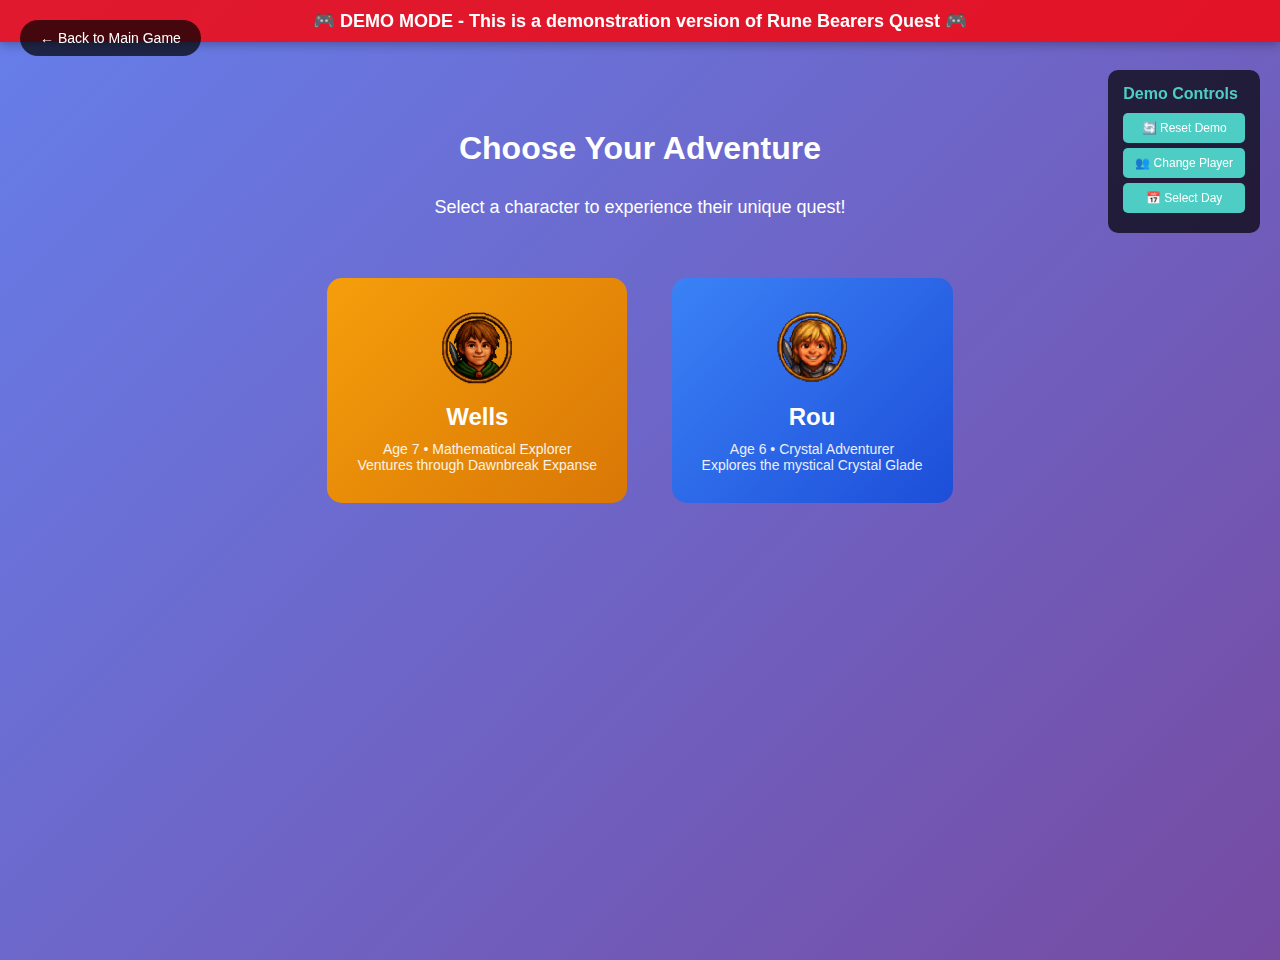
<file: demo.html>
<!DOCTYPE html>
<html lang="en">
<head>
    <meta charset="UTF-8">
    <meta name="viewport" content="width=device-width, initial-scale=1.0">
    <title>Rune Bearers Quest - DEMO</title>
    <style>
        body {
            margin: 0;
            padding: 0;
            font-family: 'Segoe UI', Tahoma, Geneva, Verdana, sans-serif;
            background: linear-gradient(135deg, #667eea 0%, #764ba2 100%);
            color: white;
            overflow-x: hidden;
            min-height: 100vh;
        }

        .demo-header {
            position: fixed;
            top: 0;
            left: 0;
            right: 0;
            background: rgba(255, 0, 0, 0.8);
            color: white;
            text-align: center;
            padding: 10px;
            font-weight: bold;
            font-size: 18px;
            z-index: 1000;
            box-shadow: 0 2px 10px rgba(0,0,0,0.3);
        }

        .main-content {
            margin-top: 60px;
            padding: 20px;
        }

        .demo-controls {
            position: fixed;
            top: 70px;
            right: 20px;
            background: rgba(0,0,0,0.7);
            padding: 15px;
            border-radius: 10px;
            z-index: 999;
        }

        .demo-controls h3 {
            margin: 0 0 10px 0;
            color: #4ecdc4;
            font-size: 16px;
        }

        .demo-btn {
            display: block;
            width: 100%;
            margin: 5px 0;
            padding: 8px 12px;
            background: #4ecdc4;
            color: white;
            border: none;
            border-radius: 5px;
            cursor: pointer;
            font-size: 12px;
            transition: background 0.3s;
        }

        .demo-btn:hover {
            background: #3bb5a8;
        }

        .demo-btn.active {
            background: #f39c12;
        }

        .player-selection {
            text-align: center;
            margin: 50px 0;
        }

        .player-card {
            display: inline-block;
            margin: 20px;
            padding: 30px;
            background: rgba(255,255,255,0.1);
            border-radius: 15px;
            cursor: pointer;
            transition: transform 0.3s, box-shadow 0.3s;
            min-width: 200px;
        }

        .player-card:hover {
            transform: translateY(-5px);
            box-shadow: 0 10px 25px rgba(0,0,0,0.3);
        }

        .player-card.wells {
            background: linear-gradient(135deg, #f59e0b, #d97706);
        }

        .player-card.rou {
            background: linear-gradient(135deg, #3b82f6, #1d4ed8);
        }

        .player-avatar {
            width: 80px;
            height: 80px;
            border-radius: 50%;
            margin: 0 auto 15px;
            background-size: cover;
            background-position: center;
        }

        .player-name {
            font-size: 24px;
            font-weight: bold;
            margin-bottom: 10px;
        }

        .player-description {
            font-size: 14px;
            opacity: 0.9;
        }

        /* Copy all the modal and game styles from the main game */
        .modal {
            display: none;
            position: fixed;
            z-index: 1000;
            left: 0;
            top: 0;
            width: 100%;
            height: 100%;
            background-color: rgba(0,0,0,0.8);
            backdrop-filter: blur(5px);
        }

        .room-interface {
            display: none;
            padding: 20px;
            max-width: 1200px;
            margin: 0 auto;
        }

        .room-header {
            text-align: center;
            margin-bottom: 30px;
            padding: 20px;
            background: rgba(255,255,255,0.1);
            border-radius: 15px;
            backdrop-filter: blur(10px);
        }

        .room-icon {
            font-size: 48px;
            margin-bottom: 10px;
        }

        .room-name {
            font-size: 28px;
            font-weight: bold;
            margin-bottom: 5px;
        }

        .room-subtitle {
            font-size: 18px;
            opacity: 0.8;
        }

        .room-content {
            display: grid;
            grid-template-columns: 1fr 1fr;
            gap: 30px;
            margin-bottom: 30px;
        }

        .room-artwork {
            text-align: center;
        }

        .room-artwork img {
            max-width: 100%;
            border-radius: 10px;
            box-shadow: 0 8px 25px rgba(0,0,0,0.3);
        }

        .room-story {
            background: rgba(255,255,255,0.1);
            padding: 25px;
            border-radius: 15px;
            backdrop-filter: blur(10px);
        }

        .story-text {
            font-size: 16px;
            line-height: 1.6;
            margin-bottom: 20px;
        }

        .challenge-buttons {
            display: flex;
            gap: 15px;
            justify-content: center;
            flex-wrap: wrap;
        }

        .challenge-btn {
            padding: 15px 25px;
            border: none;
            border-radius: 10px;
            font-size: 16px;
            font-weight: bold;
            cursor: pointer;
            transition: all 0.3s;
            text-decoration: none;
            display: inline-block;
        }

        .math-challenge-btn {
            background: linear-gradient(135deg, #4ecdc4, #44a08d);
            color: white;
        }

        .irl-challenge-btn {
            background: linear-gradient(135deg, #667eea, #764ba2);
            color: white;
        }

        .challenge-btn:hover {
            transform: translateY(-2px);
            box-shadow: 0 5px 15px rgba(0,0,0,0.3);
        }

        /* Wells theme */
        .wells-theme {
            background: linear-gradient(135deg, #f59e0b, #d97706);
        }

        /* Rou theme */
        .rou-theme {
            background: linear-gradient(135deg, #3b82f6, #1d4ed8);
        }



        .back-btn {
            position: fixed;
            top: 20px;
            left: 20px;
            padding: 10px 20px;
            background: rgba(0,0,0,0.7);
            color: white;
            border: none;
            border-radius: 25px;
            cursor: pointer;
            font-size: 14px;
            z-index: 1001;
        }

        .back-btn:hover {
            background: rgba(0,0,0,0.9);
        }

        @media (max-width: 768px) {
            .room-content {
                grid-template-columns: 1fr;
            }
            
            .demo-controls {
                position: relative;
                top: auto;
                right: auto;
                margin: 20px auto;
                max-width: 300px;
            }
        }
    </style>
</head>
<body>
    <div class="demo-header">
        🎮 DEMO MODE - This is a demonstration version of Rune Bearers Quest 🎮
    </div>

    <button class="back-btn" onclick="window.location.href='index.html'">← Back to Main Game</button>

    <div class="demo-controls">
        <h3>Demo Controls</h3>
        <button class="demo-btn" onclick="resetDemo()">🔄 Reset Demo</button>
        <button class="demo-btn" onclick="showPlayerSelection()">👥 Change Player</button>
        <button class="demo-btn" onclick="toggleDaySelection()">📅 Select Day</button>
        <div id="dayButtons" style="display: none; margin-top: 10px;">
            <button class="demo-btn" onclick="jumpToDay(1)">Day 1</button>
            <button class="demo-btn" onclick="jumpToDay(2)">Day 2</button>
            <button class="demo-btn" onclick="jumpToDay(3)">Day 3</button>
            <button class="demo-btn" onclick="jumpToDay(4)">Day 4</button>
        </div>
    </div>

    <div class="main-content">
        <!-- Player Selection Screen -->
        <div id="playerSelection" class="player-selection">
            <h1 style="text-align: center; margin-bottom: 30px;">Choose Your Adventure</h1>
            <p style="text-align: center; font-size: 18px; margin-bottom: 40px;">Select a character to experience their unique quest!</p>
            
            <div class="player-card wells" onclick="selectPlayer('wells')">
                <div class="player-avatar" style="background-image: url('assets/avatars/wells_avatar.png');"></div>
                <div class="player-name">Wells</div>
                <div class="player-description">Age 7 • Mathematical Explorer<br>Ventures through Dawnbreak Expanse</div>
            </div>

            <div class="player-card rou" onclick="selectPlayer('rou')">
                <div class="player-avatar" style="background-image: url('assets/avatars/rou_avatar.png');"></div>
                <div class="player-name">Rou</div>
                <div class="player-description">Age 6 • Crystal Adventurer<br>Explores the mystical Crystal Glade</div>
            </div>
        </div>

        <!-- Room Interface -->
        <div id="roomInterface" class="room-interface">
            <div class="room-header" id="roomHeader">
                <div class="room-icon" id="roomIcon">🏛️</div>
                <div class="room-name" id="roomName">Ancient Chamber</div>
                <div class="room-subtitle" id="roomSubtitle">Mystical Realm</div>
            </div>

            <div class="room-content">
                <div class="room-artwork">
                    <img id="roomArtwork" src="assets/rooms/DawnbreakExpanse/DawnbreakExpanse_LockedDoor_20250601_day01.png" alt="Room Artwork">
                </div>

                <div class="room-story">
                    <div class="story-text" id="storyText">
                        Welcome to the mystical realm...
                    </div>

                    <div class="challenge-buttons">
                        <button class="challenge-btn math-challenge-btn" onclick="showMathDemo()">
                            🧮 Math Challenge
                        </button>
                        <button class="challenge-btn irl-challenge-btn" id="irlChallengeBtn" onclick="showIRLDemo()" style="display: none;">
                            🎯 IRL Challenge
                        </button>
                    </div>
                </div>
            </div>
        </div>
    </div>



    <!-- Demo Modal -->
    <div id="demoModal" class="modal">
        <div class="modal-content">
            <h2 id="modalTitle">Demo Feature</h2>
            <p id="modalContent">This demonstrates a game feature...</p>
            <button onclick="closeModal()">Continue</button>
            <button onclick="showPlayerSelection()">Back to Selection</button>
        </div>
    </div>

    <script>
        // Demo-specific variables
        let currentDemoPlayer = null;
        let currentDemoDay = 1;

        // Simplified game content for demo
        const demoContent = {
            wells: {
                1: {
                    realm: 'Dawnbreak Expanse',
                    room: 'Ancient Pillar Chamber',
                    icon: '🏛️',
                    artwork: 'assets/rooms/DawnbreakExpanse/DawnbreakExpanse_LockedDoor_20250601_day01.png',
                    story: 'You and your loyal husky companion Flint discover an ancient chamber filled with mysterious pillars. Each pillar glows with different mathematical symbols, and you must solve their riddles to unlock the secrets within.',
                    hasIRL: false
                },
                2: {
                    realm: 'Dawnbreak Expanse',
                    room: 'Crystal Lock Mechanism',
                    icon: '🔍',
                    artwork: 'assets/rooms/DawnbreakExpanse/DawnbreakExpanse_LockedDoor_20250601_day01.png',
                    story: 'Flint discovers a massive crystal lock with four numbered slots. Each slot requires precise calculations to unlock the ancient door.',
                    hasIRL: true
                },
                3: {
                    realm: 'Dawnbreak Expanse',
                    room: 'Prism Reflection Puzzle',
                    icon: '💎',
                    artwork: 'assets/rooms/DawnbreakExpanse/DawnbreakExpanse_LockedDoor_20250601_day01.png',
                    story: 'You enter a chamber filled with magical prisms and mirrors. Light bounces between crystal formations, creating a complex puzzle that requires mathematical precision to solve.',
                    hasIRL: false
                },
                4: {
                    realm: 'Dawnbreak Expanse',
                    room: 'Artisan\'s Sunforge',
                    icon: '🔥',
                    artwork: 'assets/rooms/DawnbreakExpanse/wells-day-4-art.jpg',
                    story: 'You and your husky Flint step into the blazing Artisan\'s Sunforge. Molten rivers hiss through dark channels, and four gate levers are frozen fast. Each lever bears a riddle—solve them, inscribe the right value, and the Sun-steel will flow free.',
                    hasIRL: false
                }
            },
            rou: {
                1: {
                    realm: 'Crystal Glade',
                    room: 'Frozen Waterfall Cavern',
                    icon: '❄️',
                    artwork: 'assets/rooms/DawnbreakExpanse/DawnbreakExpanse_LockedDoor_20250601_day01.png',
                    story: 'You and your husky companion Ferrin discover a magical frozen waterfall that sparkles with ice crystals. The cavern echoes with mysterious sounds, and you must solve icy puzzles to proceed.',
                    hasIRL: false
                },
                2: {
                    realm: 'Crystal Glade',
                    room: 'Enchanted Music Grove',
                    icon: '🌸',
                    artwork: 'assets/rooms/DawnbreakExpanse/DawnbreakExpanse_LockedDoor_20250601_day01.png',
                    story: 'Ferrin leads you to a magical grove where crystal flowers chime like bells in the breeze. Ancient drums wait to be played in perfect mathematical harmony.',
                    hasIRL: true
                },
                3: {
                    realm: 'Crystal Glade',
                    room: 'Starlight Bridge Crossing',
                    icon: '🌟',
                    artwork: 'assets/rooms/DawnbreakExpanse/DawnbreakExpanse_LockedDoor_20250601_day01.png',
                    story: 'You and Ferrin approach a magnificent bridge made of crystallized starlight. The bridge responds to mathematical precision, glowing brighter with each correct calculation.',
                    hasIRL: false
                },
                4: {
                    realm: 'Crystal Glade',
                    room: 'Glacial Rune Chamber Bridge Challenge',
                    icon: '❄️',
                    artwork: 'assets/rooms/CrystalGlade/rou-day-4-art.png',
                    story: 'You and Ferrin step into the Glacial Rune Chamber. Ice walls gleam all around you. Across a frozen chasm, you see a wise old ice wizard trapped by three broken bridges. You must help rebuild the bridges using mathematical precision and physical building skills.',
                    hasIRL: true
                }
            }
        };

        // Demo functions
        function showPlayerSelection() {
            document.getElementById('playerSelection').style.display = 'block';
            document.getElementById('roomInterface').style.display = 'none';
            currentDemoPlayer = null;
        }

        function selectPlayer(player) {
            currentDemoPlayer = player;
            currentDemoDay = 1;
            currentDemoQuestion = 1;
            
            document.getElementById('playerSelection').style.display = 'none';
            loadDemoRoom(player, currentDemoDay);
        }

        function toggleDaySelection() {
            const dayButtons = document.getElementById('dayButtons');
            dayButtons.style.display = dayButtons.style.display === 'none' ? 'block' : 'none';
        }

        function jumpToDay(day) {
            if (!currentDemoPlayer) {
                alert('Please select a player first!');
                return;
            }
            currentDemoDay = day;
            currentDemoQuestion = 1;
            loadDemoRoom(currentDemoPlayer, day);
            document.getElementById('dayButtons').style.display = 'none';
        }

        function loadDemoRoom(player, day) {
            const content = demoGameContent[player][`day${day}`];
            if (!content) return;

            // Update room display
            document.getElementById('roomIcon').textContent = content.icon;
            document.getElementById('roomName').textContent = content.realm;
            document.getElementById('roomSubtitle').textContent = content.room;
            document.getElementById('roomArtwork').src = content.artwork;
            document.getElementById('storyText').textContent = content.story;

            // Update IRL challenge button visibility
            const irlBtn = document.getElementById('irlChallengeBtn');
            if (content.hasIRL) {
                irlBtn.style.display = 'inline-block';
            } else {
                irlBtn.style.display = 'none';
            }

            // Apply theme
            const roomHeader = document.getElementById('roomHeader');
            roomHeader.className = `room-header ${player}-theme`;

            document.getElementById('roomInterface').style.display = 'block';
        }

        function showMathDemo() {
            showModal(
                '🧮 Math Challenge Demo',
                `This would show interactive math problems for ${currentDemoPlayer} Day ${currentDemoDay}. In the real game, players solve problems like counting, addition, multiplication, and division through engaging story scenarios. Each correct answer advances the quest and unlocks new areas!`
            );
        }

        function showIRLDemo() {
            let activity = '';
            if (currentDemoPlayer === 'wells' && currentDemoDay === 2) {
                activity = 'piano playing';
            } else if (currentDemoPlayer === 'rou' && currentDemoDay === 2) {
                activity = 'drum playing';
            } else if (currentDemoPlayer === 'rou' && currentDemoDay === 4) {
                activity = 'bridge building with blocks';
            } else {
                activity = 'hands-on activities';
            }

            showModal(
                '🎯 IRL Challenge Demo',
                `This would show an interactive real-world challenge involving ${activity}! Players complete physical tasks that connect to their digital quest, making learning active and engaging. The game guides them through step-by-step instructions.`
            );
        }

        function showModal(title, content) {
            document.getElementById('modalTitle').textContent = title;
            document.getElementById('modalContent').textContent = content;
            document.getElementById('demoModal').style.display = 'block';
        }

        function closeModal() {
            document.getElementById('demoModal').style.display = 'none';
        }

        function showCorrectAnswer() {
            const content = demoGameContent[currentDemoPlayer][`day${currentDemoDay}`];
            const mission = content.mathChallenge.missions[currentDemoQuestion - 1];
            
            document.getElementById('mathQuestionModal').style.display = 'none';
            
            showSuccessModal(
                '✨',
                'Correct!',
                mission.demoAnswer,
                () => {
                    // Move to next question or complete
                    const totalMissions = content.mathChallenge.missions.length;
                    if (currentDemoQuestion < totalMissions) {
                        currentDemoQuestion++;
                        setTimeout(() => startMathChallenge(), 500);
                    } else {
                        setTimeout(() => {
                            showSuccessModal(
                                '🎉',
                                'Day Complete!',
                                `Congratulations! You've completed Day ${currentDemoDay} for ${currentDemoPlayer}!`,
                                () => {
                                    showPlayerSelection();
                                }
                            );
                        }, 500);
                    }
                }
            );
        }



        function showSuccessModal(icon, title, message, onContinue) {
            document.getElementById('successIcon').textContent = icon;
            document.getElementById('successTitle').textContent = title;
            document.getElementById('successMessage').textContent = message;
            
            const continueBtn = document.getElementById('successContinueBtn');
            continueBtn.onclick = () => {
                closeSuccessModal();
                if (onContinue) onContinue();
            };
            
            document.getElementById('successModal').style.display = 'block';
        }

        function closeSuccessModal() {
            document.getElementById('successModal').style.display = 'none';
        }

        function resetDemo() {
            currentDemoPlayer = null;
            currentDemoDay = 1;
            currentDemoQuestion = 1;
            showPlayerSelection();
            document.getElementById('dayButtons').style.display = 'none';
        }

        // Initialize demo
        window.addEventListener('load', function() {
            showPlayerSelection();
        });

        // Close modals when clicking outside
        window.addEventListener('click', function(event) {
            if (event.target.classList.contains('modal') || 
                event.target.classList.contains('success-modal') ||
                event.target.classList.contains('math-question-modal')) {
                event.target.style.display = 'none';
            }
        });
    </script>
</body>
</html>
</file>
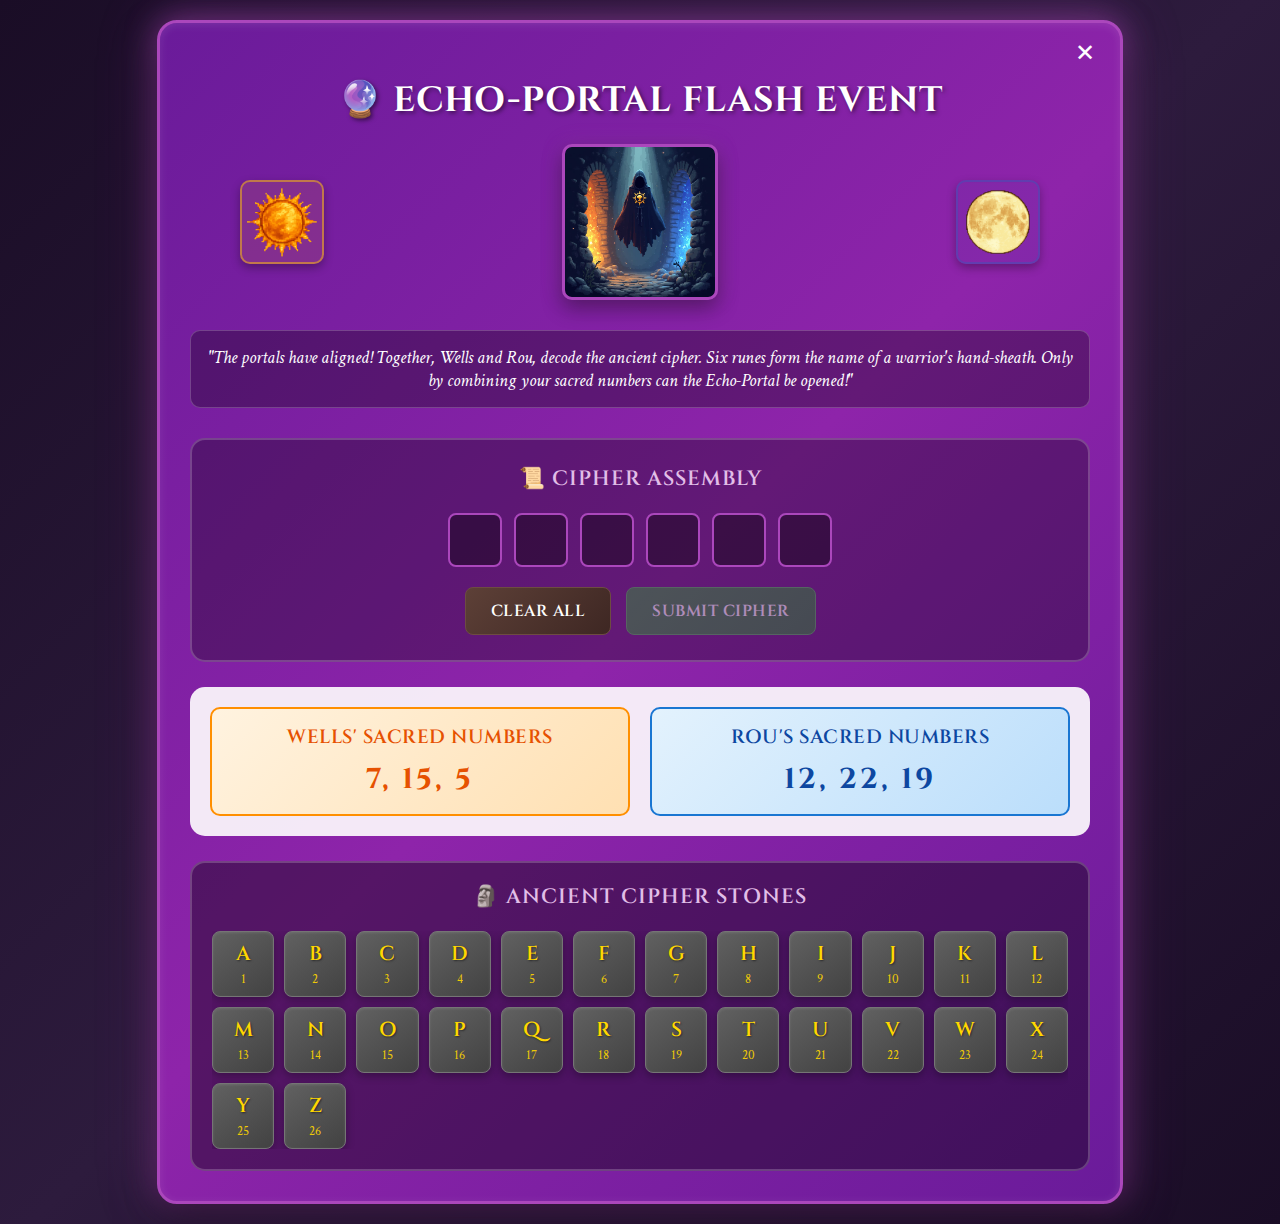
<file: echo-portal-flash-event.html>
<!DOCTYPE html>
<html lang="en">
<head>
    <meta charset="UTF-8">
    <meta name="viewport" content="width=device-width, initial-scale=1.0">
    <title>Echo-Portal Flash Event</title>
    <style>
        @import url('https://fonts.googleapis.com/css2?family=Cinzel:wght@400;500;600;700&family=Crimson+Text:ital,wght@0,400;0,600;1,400&display=swap');

        body {
            font-family: 'Crimson Text', 'Times New Roman', serif;
            background: linear-gradient(135deg, #1a0d26 0%, #2d1b3d 50%, #1a0d26 100%);
            margin: 0;
            padding: 20px;
            min-height: 100vh;
            display: flex;
            align-items: center;
            justify-content: center;
        }
        
        .challenge-modal {
            background: linear-gradient(135deg, #6a1b9a 0%, #8e24aa 50%, #6a1b9a 100%);
            border-radius: 20px;
            padding: 30px;
            width: 90%;
            max-width: 900px;
            border: 3px solid #ab47bc;
            box-shadow: 
                0 20px 40px rgba(0,0,0,0.5),
                inset 0 2px 10px rgba(255,255,255,0.1),
                0 0 30px rgba(171, 71, 188, 0.6),
                0 0 60px rgba(171, 71, 188, 0.3);
            position: relative;
        }

        .close-btn {
            position: absolute;
            top: 15px;
            right: 20px;
            background: none;
            border: none;
            color: white;
            font-size: 1.5em;
            cursor: pointer;
            width: 30px;
            height: 30px;
            display: flex;
            align-items: center;
            justify-content: center;
            border-radius: 50%;
            transition: background 0.3s ease;
        }

        .close-btn:hover {
            background: rgba(255,255,255,0.1);
        }

        .modal-title {
            text-align: center;
            color: white;
            font-size: 2.2em;
            margin-bottom: 20px;
            font-weight: 700;
            text-shadow: 2px 2px 4px rgba(0,0,0,0.5);
            font-family: 'Cinzel', serif;
            letter-spacing: 1px;
            text-transform: uppercase;
        }

        .portals-section {
            display: flex;
            justify-content: space-between;
            align-items: center;
            margin-bottom: 30px;
            padding: 0 50px;
        }

        .icon-placeholder {
            width: 80px;
            height: 80px;
            border-radius: 10px;
            border: 2px solid rgba(255,255,255,0.3);
            background: rgba(0,0,0,0.2);
            display: flex;
            align-items: center;
            justify-content: center;
            color: rgba(255,255,255,0.5);
            font-size: 0.8em;
            text-align: center;
            font-style: italic;
            box-shadow: 0 4px 10px rgba(0,0,0,0.3);
            overflow: hidden;
        }

        .icon-placeholder img {
            width: 100%;
            height: 100%;
            object-fit: cover;
            border-radius: 8px;
        }

        .sun-icon {
            border-color: rgba(255, 193, 7, 0.5);
            background: rgba(255, 193, 7, 0.1);
            color: rgba(255, 193, 7, 0.7);
        }

        .moon-icon {
            border-color: rgba(63, 81, 181, 0.5);
            background: rgba(63, 81, 181, 0.1);
            color: rgba(63, 81, 181, 0.7);
        }

        .prism-seer {
            text-align: center;
            padding: 0 30px;
            flex: 1;
        }

        .seer-artwork {
            width: 150px;
            height: 150px;
            border-radius: 10px;
            border: 3px solid #ab47bc;
            background: rgba(0,0,0,0.3);
            display: flex;
            align-items: center;
            justify-content: center;
            margin: 0 auto;
            box-shadow: 
                0 8px 20px rgba(0,0,0,0.4),
                0 0 20px rgba(171, 71, 188, 0.3);
            overflow: hidden;
        }

        .seer-artwork img {
            width: 100%;
            height: 100%;
            object-fit: cover;
            border-radius: 7px;
        }

        .artwork-placeholder {
            color: rgba(255,255,255,0.5);
            font-size: 0.9em;
            text-align: center;
            font-style: italic;
        }

        .seer-message {
            background: rgba(0,0,0,0.3);
            color: white;
            padding: 15px;
            border-radius: 10px;
            font-size: 1.1em;
            text-align: center;
            margin-bottom: 30px;
            border: 1px solid rgba(255,255,255,0.2);
            font-family: 'Crimson Text', serif;
            font-style: italic;
            font-weight: 400;
        }

        .word-assembly-section {
            background: rgba(0,0,0,0.3);
            border-radius: 15px;
            padding: 25px;
            margin-bottom: 25px;
            border: 2px solid rgba(255,255,255,0.2);
        }

        .assembly-title {
            color: #e1bee7;
            font-size: 1.3em;
            text-align: center;
            margin-bottom: 20px;
            font-weight: 600;
            font-family: 'Cinzel', serif;
            letter-spacing: 1px;
            text-transform: uppercase;
        }

        .letter-slots {
            display: flex;
            justify-content: center;
            gap: 12px;
            margin-bottom: 20px;
        }

        .letter-slot {
            width: 50px;
            height: 50px;
            border: 2px solid #ab47bc;
            border-radius: 8px;
            display: flex;
            align-items: center;
            justify-content: center;
            font-size: 1.8em;
            font-weight: bold;
            color: white;
            background: rgba(0,0,0,0.4);
            transition: all 0.3s ease;
            font-family: 'Cinzel', serif;
        }

        .letter-slot.filled {
            background: linear-gradient(135deg, #ab47bc, #8e24aa);
            border-color: #e1bee7;
            transform: scale(1.05);
            box-shadow: 0 0 15px rgba(171, 71, 188, 0.5);
        }

        .controls {
            display: flex;
            justify-content: center;
            gap: 15px;
        }

        .control-btn {
            padding: 12px 25px;
            font-size: 1em;
            border: none;
            border-radius: 8px;
            cursor: pointer;
            transition: all 0.3s ease;
            font-weight: 600;
            color: white;
            font-family: 'Cinzel', serif;
            text-transform: uppercase;
            letter-spacing: 0.5px;
        }

        .clear-btn {
            background: linear-gradient(135deg, #5d4037, #3e2723);
            border: 1px solid #6d4c41;
        }

        .submit-btn {
            background: linear-gradient(135deg, #388e3c, #2e7d32);
            border: 1px solid #4caf50;
        }

        .control-btn:hover:not(:disabled) {
            transform: translateY(-2px);
            box-shadow: 0 4px 12px rgba(0,0,0,0.3);
        }

        .control-btn:disabled {
            opacity: 0.5;
            cursor: not-allowed;
            transform: none;
        }

        .numbers-section {
            background: rgba(255,255,255,0.9);
            border-radius: 15px;
            padding: 20px;
            margin-bottom: 25px;
            display: flex;
            gap: 20px;
        }

        .player-numbers {
            flex: 1;
            padding: 15px;
            border-radius: 10px;
            text-align: center;
            border: 2px solid;
        }

        .wells-numbers {
            background: linear-gradient(135deg, #fff3e0, #ffe0b2);
            border-color: #ff8f00;
            color: #e65100;
        }

        .rou-numbers {
            background: linear-gradient(135deg, #e3f2fd, #bbdefb);
            border-color: #1976d2;
            color: #0d47a1;
        }

        .numbers-title {
            font-size: 1.2em;
            font-weight: 600;
            margin-bottom: 10px;
            font-family: 'Cinzel', serif;
            letter-spacing: 0.5px;
        }

        .number-display {
            font-size: 1.8em;
            font-weight: bold;
            letter-spacing: 3px;
            font-family: 'Cinzel', serif;
        }

        .rune-stones-section {
            background: rgba(0,0,0,0.4);
            border-radius: 15px;
            padding: 20px;
            border: 2px solid rgba(255,255,255,0.2);
        }

        .stones-title {
            color: #e1bee7;
            font-size: 1.3em;
            text-align: center;
            margin-bottom: 20px;
            font-weight: 600;
            font-family: 'Cinzel', serif;
            letter-spacing: 1px;
            text-transform: uppercase;
        }

        .rune-grid {
            display: grid;
            grid-template-columns: repeat(auto-fit, minmax(60px, 1fr));
            gap: 10px;
            max-height: 300px;
            overflow-y: auto;
        }

        .rune-stone {
            background: linear-gradient(145deg, #616161, #424242);
            border-radius: 8px;
            padding: 8px;
            text-align: center;
            color: #ffd700;
            font-weight: bold;
            font-size: 0.9em;
            box-shadow: 
                0 3px 8px rgba(0,0,0,0.3),
                inset 0 1px 3px rgba(255,255,255,0.1);
            transition: all 0.3s ease;
            cursor: pointer;
            user-select: none;
            border: 1px solid #757575;
        }

        .rune-stone:hover {
            transform: translateY(-2px) scale(1.05);
            box-shadow: 
                0 6px 15px rgba(0,0,0,0.4),
                0 0 10px rgba(255,215,0,0.3);
        }

        .rune-stone:active {
            transform: translateY(0) scale(1.02);
        }

        .rune-stone.target-number {
            border-color: #757575;
            background: linear-gradient(145deg, #616161, #424242);
        }

        @keyframes pulse {
            0%, 100% { 
                box-shadow: 0 3px 8px rgba(0,0,0,0.3), 0 0 0 rgba(255,215,0,0.4);
            }
            50% { 
                box-shadow: 0 3px 8px rgba(0,0,0,0.3), 0 0 15px rgba(255,215,0,0.8);
            }
        }

        .ancient-letter {
            font-size: 1.4em;
            display: block;
            margin-bottom: 2px;
            text-shadow: 1px 1px 2px rgba(0,0,0,0.5);
            font-family: 'Cinzel', serif;
            font-weight: 600;
        }

        .cipher-number {
            font-size: 0.9em;
            opacity: 0.9;
            font-family: 'Crimson Text', serif;
            font-weight: 400;
        }

        .message {
            padding: 15px;
            border-radius: 10px;
            text-align: center;
            margin-bottom: 15px;
            font-weight: 600;
            display: none;
            font-family: 'Crimson Text', serif;
            font-size: 1.1em;
        }

        .success-message {
            background: linear-gradient(135deg, #4caf50, #388e3c);
            color: white;
            border: 2px solid #66bb6a;
        }

        .error-message {
            background: linear-gradient(135deg, #f44336, #d32f2f);
            color: white;
            border: 2px solid #ef5350;
        }

        .hint-message {
            background: linear-gradient(135deg, #ff9800, #f57c00);
            color: white;
            border: 2px solid #ffb74d;
        }

        /* Flash event animation */
        @keyframes flashPortal {
            0%, 100% { 
                box-shadow: 0 0 20px rgba(171, 71, 188, 0.3);
            }
            50% { 
                box-shadow: 0 0 40px rgba(171, 71, 188, 0.8), 
                           0 0 60px rgba(171, 71, 188, 0.4);
            }
        }

        .challenge-modal {
            animation: flashPortal 3s ease-in-out infinite;
        }

        /* Responsive design */
        @media (max-width: 768px) {
            .portals-section {
                padding: 0 20px;
            }
            
            .icon-placeholder {
                width: 60px;
                height: 60px;
            }
            
            .seer-artwork {
                width: 120px;
                height: 120px;
            }
            
            .letter-slots {
                gap: 8px;
            }
            
            .letter-slot {
                width: 40px;
                height: 40px;
                font-size: 1.5em;
            }
        }
    </style>
</head>
<body>
    <div class="challenge-modal">
        <button class="close-btn" onclick="closeEchoPortalEvent()">✕</button>
        
        <h1 class="modal-title">🔮 ECHO-PORTAL FLASH EVENT</h1>
        
        <div class="portals-section">
            <div class="icon-placeholder sun-icon">
                <img src="assets/special/sun_icon.png" alt="Sun Portal" />
            </div>
            <div class="prism-seer">
                <div class="seer-artwork">
                    <img src="assets/special/PRISM_SEER.jpg" alt="Prism Seer" />
                </div>
            </div>
            <div class="icon-placeholder moon-icon">
                <img src="assets/special/moon_icon.png" alt="Moon Portal" />
            </div>
        </div>

        <div class="seer-message">
            "The portals have aligned! Together, Wells and Rou, decode the ancient cipher. Six runes form the name of a warrior's hand-sheath. Only by combining your sacred numbers can the Echo-Portal be opened!"
        </div>

        <div class="success-message message" id="successMessage">
            🎉 The cipher shatters with a crystalline CRACK! Both portals blaze with unified light! 🎉
        </div>

        <div class="error-message message" id="errorMessage">
            The cipher remains sealed. The portals flicker... try again, brave ones!
        </div>

        <div class="hint-message message" id="hintMessage">
            💡 Hint: Warriors need protection for their hands... What do they wear when wielding weapons?
        </div>

        <div class="word-assembly-section">
            <div class="assembly-title">📜 CIPHER ASSEMBLY</div>
            <div class="letter-slots">
                <div class="letter-slot" data-position="0"></div>
                <div class="letter-slot" data-position="1"></div>
                <div class="letter-slot" data-position="2"></div>
                <div class="letter-slot" data-position="3"></div>
                <div class="letter-slot" data-position="4"></div>
                <div class="letter-slot" data-position="5"></div>
            </div>
            <div class="controls">
                <button class="control-btn clear-btn" onclick="clearWord()">Clear All</button>
                <button class="control-btn submit-btn" onclick="submitWord()" disabled>Submit Cipher</button>
            </div>
        </div>

        <div class="numbers-section">
            <div class="player-numbers wells-numbers">
                <div class="numbers-title">WELLS' SACRED NUMBERS</div>
                <div class="number-display">7, 15, 5</div>
            </div>
            <div class="player-numbers rou-numbers">
                <div class="numbers-title">ROU'S SACRED NUMBERS</div>
                <div class="number-display">12, 22, 19</div>
            </div>
        </div>

        <div class="rune-stones-section">
            <div class="stones-title">🗿 ANCIENT CIPHER STONES</div>
            <div class="rune-grid" id="runeGrid">
                <!-- Letters A-Z will be generated by JavaScript -->
            </div>
        </div>
    </div>

    <script>
        let currentWord = [];
        let attempts = 0;
        const targetNumbers = [7, 15, 5, 12, 22, 19];
        const correctWord = "GLOVES";
        
        // Initialize the cipher chart
        function initializeCipher() {
            const runeGrid = document.getElementById('runeGrid');
            
            for (let i = 1; i <= 26; i++) {
                const letter = String.fromCharCode(64 + i); // A=65, B=66, etc.
                const runeStone = document.createElement('div');
                runeStone.className = 'rune-stone';
                runeStone.onclick = () => addLetter(letter, i);
                
                runeStone.innerHTML = `
                    <span class="ancient-letter">${letter}</span>
                    <span class="cipher-number">${i}</span>
                `;
                
                runeGrid.appendChild(runeStone);
            }
        }
        
        function addLetter(letter, number) {
            if (currentWord.length < 6) {
                currentWord.push(letter);
                updateDisplay();
                hideMessages();
                
                // Visual feedback
                const runeStones = document.querySelectorAll('.rune-stone');
                runeStones[number - 1].style.transform = 'scale(0.95)';
                setTimeout(() => {
                    runeStones[number - 1].style.transform = '';
                }, 150);
            }
        }
        
        function updateDisplay() {
            const slots = document.querySelectorAll('.letter-slot');
            const submitBtn = document.querySelector('.submit-btn');
            
            // Update letter slots
            slots.forEach((slot, index) => {
                if (currentWord[index]) {
                    slot.textContent = currentWord[index];
                    slot.classList.add('filled');
                } else {
                    slot.textContent = '';
                    slot.classList.remove('filled');
                }
            });
            
            // Enable/disable submit button
            submitBtn.disabled = currentWord.length !== 6;
        }
        
        function clearWord() {
            currentWord = [];
            updateDisplay();
            hideMessages();
        }
        
        function submitWord() {
            const word = currentWord.join('');
            attempts++;
            
            if (word === correctWord) {
                showSuccess();
            } else {
                showError();
                if (attempts >= 3) {
                    showHint();
                }
            }
        }
        
        function showSuccess() {
            const successMsg = document.getElementById('successMessage');
            successMsg.style.display = 'block';
            hideMessages(['error', 'hint']);
            
            // Celebration animation
            setTimeout(() => {
                showRewardModal();
            }, 1500);
        }
        
        function showError() {
            const errorMsg = document.getElementById('errorMessage');
            errorMsg.style.display = 'block';
            hideMessages(['success', 'hint']);
            
            setTimeout(() => {
                errorMsg.style.display = 'none';
            }, 3000);
        }
        
        function showHint() {
            const hintMsg = document.getElementById('hintMessage');
            hintMsg.style.display = 'block';
            hideMessages(['success', 'error']);
        }
        
        function hideMessages(types = ['success', 'error', 'hint']) {
            if (types.includes('success')) {
                document.getElementById('successMessage').style.display = 'none';
            }
            if (types.includes('error')) {
                document.getElementById('errorMessage').style.display = 'none';
            }
            if (types.includes('hint')) {
                document.getElementById('hintMessage').style.display = 'none';
            }
        }
        
        function showRewardModal() {
            // Test image loading first
            const testImg = new Image();
            testImg.onload = function() {
                console.log('Gauntlet image preload successful');
            };
            testImg.onerror = function() {
                console.error('Gauntlet image preload failed - will show fallback');
            };
            testImg.src = 'assets/special/gauntlet_award.png';
            
            const modalHTML = `
                <div style="
                    position: fixed;
                    top: 0;
                    left: 0;
                    width: 100%;
                    height: 100%;
                    background: rgba(0,0,0,0.9);
                    display: flex;
                    align-items: center;
                    justify-content: center;
                    z-index: 2000;
                    font-family: 'Crimson Text', serif;
                ">
                    <div style="
                        background: linear-gradient(135deg, #1a237e 0%, #3f51b5 50%, #1a237e 100%);
                        border: 3px solid #5c6bc0;
                        border-radius: 20px;
                        padding: 40px;
                        text-align: center;
                        color: white;
                        max-width: 600px;
                        box-shadow: 0 0 50px rgba(92, 107, 192, 0.5);
                    ">
                        <h2 style="font-family: 'Cinzel', serif; font-size: 2.2em; margin-bottom: 20px; text-shadow: 2px 2px 4px rgba(0,0,0,0.5);">
                            🎁 ECHO-PORTAL REWARD 🎁
                        </h2>
                        
                        <div style="
                            margin: 20px 0;
                            display: flex;
                            justify-content: center;
                            align-items: center;
                        ">
                            <img src="assets/special/gauntlet_award.png" alt="Enchanted Gauntlets" 
                                 onerror="console.error('Failed to load gauntlet image from:', this.src); this.style.display='none'; this.nextElementSibling.style.display='flex';"
                                 onload="console.log('Gauntlet image loaded successfully from:', this.src);"
                                 style="
                                width: 200px;
                                height: 200px;
                                object-fit: contain;
                                border-radius: 15px;
                                border: 3px solid #5c6bc0;
                                background: rgba(0,0,0,0.3);
                                padding: 10px;
                                box-shadow: 
                                    0 8px 20px rgba(0,0,0,0.4),
                                    0 0 20px rgba(92, 107, 192, 0.3);
                                animation: gauntletGlow 2s ease-in-out infinite;
                            ">
                            <div class="gauntlet-fallback" style="
                                display: none;
                                width: 200px;
                                height: 200px;
                                border-radius: 15px;
                                border: 3px solid #5c6bc0;
                                background: linear-gradient(135deg, #ff8f00 0%, #3f51b5 100%);
                                align-items: center;
                                justify-content: center;
                                font-size: 4em;
                                animation: gauntletGlow 2s ease-in-out infinite;
                            ">
                                🧤
                            </div>
                        </div>
                        
                        <style>
                            @keyframes gauntletGlow {
                                0%, 100% { 
                                    box-shadow: 
                                        0 8px 20px rgba(0,0,0,0.4),
                                        0 0 20px rgba(92, 107, 192, 0.3);
                                }
                                50% { 
                                    box-shadow: 
                                        0 8px 20px rgba(0,0,0,0.4),
                                        0 0 30px rgba(92, 107, 192, 0.6),
                                        0 0 40px rgba(92, 107, 192, 0.3);
                                }
                            }
                        </style>
                        
                        <p style="font-size: 1.3em; line-height: 1.6; margin-bottom: 20px;">
                            A shimmering crystal vault materializes from the fading glow! Inside: <strong>Enchanted Gauntlets</strong> - one set in pristine daylight white for Wells, one set in midnight black for Rou.
                        </p>
                        <p style="font-size: 1.1em; font-style: italic; margin-bottom: 30px; color: #bbdefb;">
                            The brothers equip their new gauntlets with steady grip! The Echo-Portal's magic strengthens their bond.
                        </p>
                        <button onclick="closeEchoPortalEvent()" style="
                            background: linear-gradient(135deg, #388e3c, #2e7d32);
                            border: none;
                            color: white;
                            padding: 15px 30px;
                            font-size: 1.1em;
                            border-radius: 8px;
                            cursor: pointer;
                            font-family: 'Cinzel', serif;
                            text-transform: uppercase;
                            letter-spacing: 1px;
                            font-weight: 600;
                            transition: all 0.3s ease;
                        " onmouseover="this.style.transform='translateY(-2px)'" onmouseout="this.style.transform='translateY(0)'">
                            Continue Adventure
                        </button>
                    </div>
                </div>
            `;
            
            document.body.insertAdjacentHTML('beforeend', modalHTML);
        }
        
        function closeEchoPortalEvent() {
            // Save completion status to localStorage for integration with main game
            const eventData = {
                completed: currentWord.join('') === correctWord,
                timestamp: Date.now(),
                attempts: attempts
            };
            localStorage.setItem('echoPortalFlashEvent', JSON.stringify(eventData));
            
            // Close the event (if opened from main game, return to it)
            if (window.opener) {
                window.close();
            } else {
                // If standalone, redirect to main game
                window.location.href = 'index.html';
            }
        }
        
        // Initialize the event
        document.addEventListener('DOMContentLoaded', function() {
            initializeCipher();
            
            // Add some sparkle effects to the portals
            setInterval(() => {
                const portals = document.querySelectorAll('.icon-placeholder');
                portals.forEach(portal => {
                    portal.style.boxShadow = `0 4px 10px rgba(0,0,0,0.3), 0 0 ${10 + Math.random() * 20}px rgba(171, 71, 188, ${0.3 + Math.random() * 0.4})`;
                });
            }, 2000);
        });
    </script>
</body>
</html>
</file>
